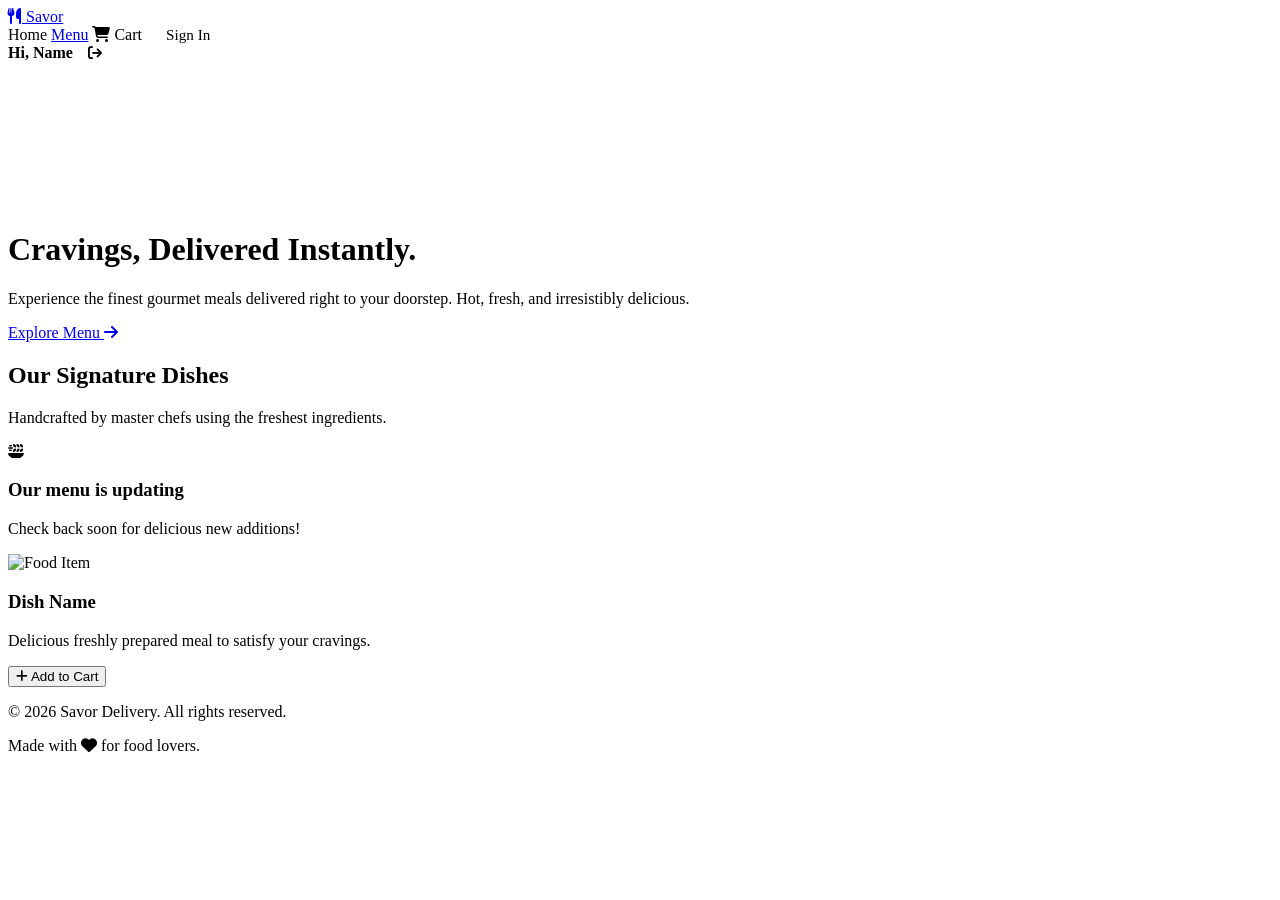
<file: src/main/resources/templates/index.html>
<!DOCTYPE html>
<html xmlns:th="http://www.thymeleaf.org">
<head>
    <meta charset="UTF-8">
    <meta name="viewport" content="width=device-width, initial-scale=1.0">
    <title>Savor | Premium Food Delivery</title>
    <!-- Google Fonts -->
    <link href="https://fonts.googleapis.com/css2?family=Outfit:wght@300;400;600;800&display=swap" rel="stylesheet">
    <link rel="stylesheet" href="https://cdnjs.cloudflare.com/ajax/libs/font-awesome/6.4.0/css/all.min.css">
    <link rel="stylesheet" th:href="@{/css/style.css}">
</head>
<body>

    <!-- NAVBAR -->
    <nav class="navbar">
        <div class="nav-container container">
            <a href="/" class="logo">
                <i class="fa-solid fa-utensils"></i> Savor
            </a>
            <div class="nav-links">
                <a th:href="@{/}">Home</a>
                <a href="#menu">Menu</a>
                <a th:href="@{/cart}" class="cart-btn">
                    <i class="fa-solid fa-cart-shopping"></i> Cart
                    <span class="cart-badge" th:if="${cartCount != null and cartCount > 0}" th:text="${cartCount}"></span>
                </a>
                <a th:if="${loggedInUser == null}" th:href="@{/login}" class="btn btn-primary" style="padding: 8px 20px; font-size: 0.95rem;">Sign In</a>
                <div th:if="${loggedInUser != null}" style="display: flex; align-items: center; gap: 15px;">
                    <span style="font-weight: 800; color: var(--primary);">Hi, <span th:text="${loggedInUser.name}">Name</span></span>
                    <a th:href="@{/logout}" style="font-size: 0.9rem; color: var(--text-muted);"><i class="fa-solid fa-arrow-right-from-bracket"></i></a>
                </div>
            </div>
        </div>
    </nav>

    <!-- HEADER / SUCCESS MESSAGES -->
    <div th:if="${successMessage != null}" class="container" style="margin-top: 100px; text-align: center;">
        <div style="background: var(--accent); color: white; padding: 15px; border-radius: 8px; font-weight: bold;">
            <i class="fa-solid fa-circle-check"></i> <span th:text="${successMessage}"></span>
        </div>
    </div>

    <!-- HERO SECTION -->
    <header class="hero" th:style="${successMessage != null ? 'margin-top: 20px; height: 75vh;' : 'height: 90vh;'}">
        <div class="hero-content container">
            <h1>Cravings, Delivered <span class="highlight">Instantly.</span></h1>
            <p>Experience the finest gourmet meals delivered right to your doorstep. Hot, fresh, and irresistibly delicious.</p>
            <a href="#menu" class="btn btn-primary">Explore Menu <i class="fa-solid fa-arrow-right"></i></a>
        </div>
        <div class="hero-overlay"></div>
    </header>

    <!-- MENU SECTION -->
    <section id="menu" class="menu-section container">
        <div class="section-title">
            <h2>Our Signature Dishes</h2>
            <p>Handcrafted by master chefs using the freshest ingredients.</p>
        </div>

        <div th:if="${#lists.isEmpty(items)}" class="empty-state">
            <i class="fa-solid fa-plate-wheat empty-icon"></i>
            <h3>Our menu is updating</h3>
            <p>Check back soon for delicious new additions!</p>
        </div>

        <div class="menu-grid" th:unless="${#lists.isEmpty(items)}">
            <div class="card" th:each="item : ${items}">
                <div class="card-img-wrapper">
                    <!-- Default to a high-quality food image if imageUrl is empty -->
                    <img th:src="${item.imageUrl != null and !item.imageUrl.isEmpty() ? item.imageUrl : 'https://images.unsplash.com/photo-1546069901-ba9599a7e63c?ixlib=rb-4.0.3&auto=format&fit=crop&w=800&q=80'}" alt="Food Item"/>
                    <div class="price-tag" th:text="'₹' + ${item.price}"></div>
                </div>
                <div class="card-body">
                    <h3 th:text="${item.name}">Dish Name</h3>
                    <p class="card-desc">Delicious freshly prepared meal to satisfy your cravings.</p>
                    <form th:action="@{/add-to-cart}" method="post">
                        <input type="hidden" name="name" th:value="${item.name}"/>
                        <input type="hidden" name="price" th:value="${item.price}"/>
                        <input type="hidden" name="imageUrl" th:value="${item.imageUrl}"/>
                        <button type="submit" class="btn btn-accent"><i class="fa-solid fa-plus"></i> Add to Cart</button>
                    </form>
                </div>
            </div>
        </div>
    </section>

    <footer>
        <div class="container footer-content">
            <p>&copy; 2026 Savor Delivery. All rights reserved.</p>
            <p class="made-with">Made with <i class="fa-solid fa-heart"></i> for food lovers.</p>
        </div>
    </footer>

</body>
</html>
</file>
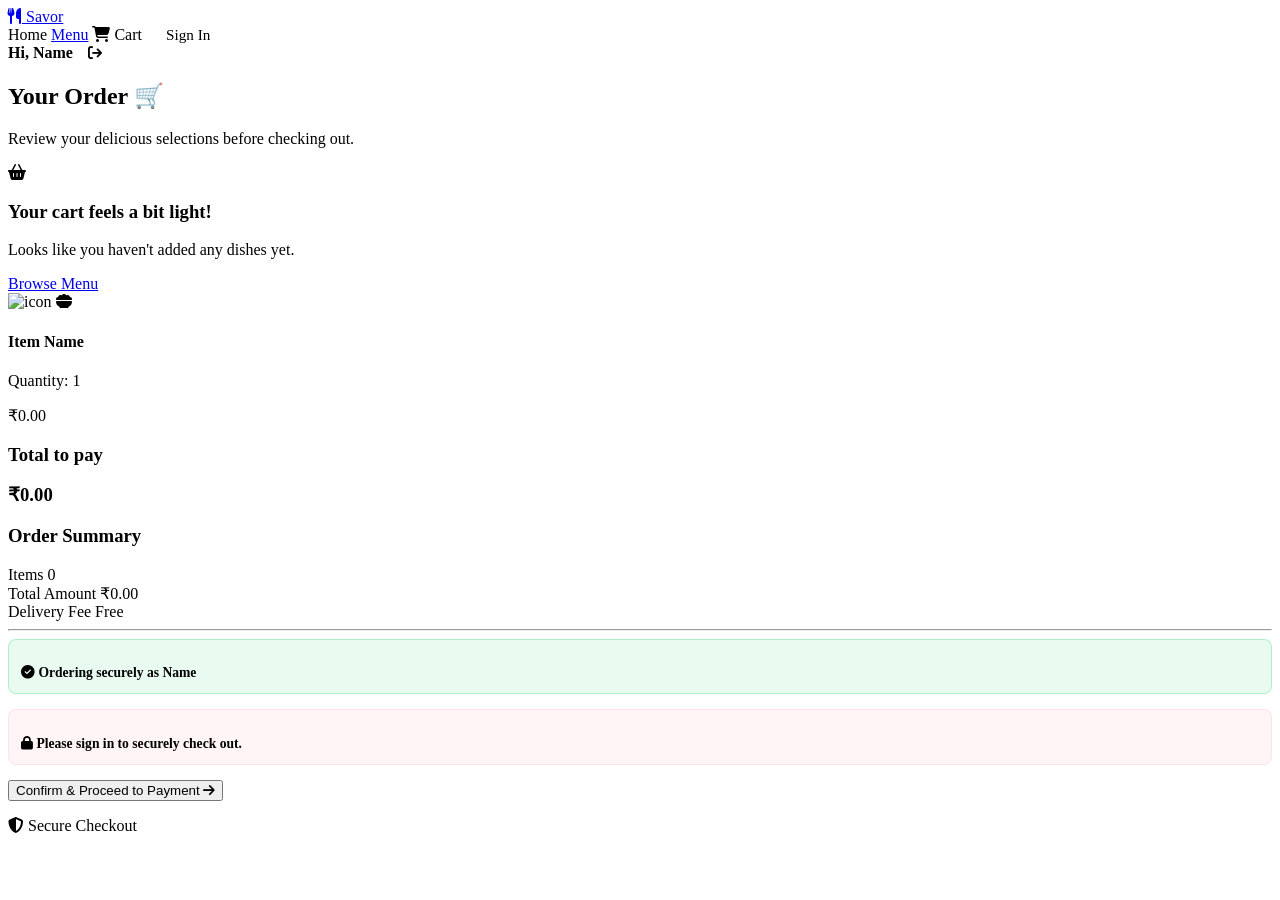
<file: src/main/resources/templates/cart.html>
<!DOCTYPE html>
<html xmlns:th="http://www.thymeleaf.org">
<head>
    <meta charset="UTF-8">
    <meta name="viewport" content="width=device-width, initial-scale=1.0">
    <title>Your Cart | Savor</title>
    <!-- Google Fonts -->
    <link href="https://fonts.googleapis.com/css2?family=Outfit:wght@300;400;600;800&display=swap" rel="stylesheet">
    <link rel="stylesheet" href="https://cdnjs.cloudflare.com/ajax/libs/font-awesome/6.4.0/css/all.min.css">
    <link rel="stylesheet" th:href="@{/css/style.css}">
</head>
<body class="bg-light">

    <!-- NAVBAR -->
    <nav class="navbar navbar-solid">
        <div class="nav-container container">
            <a href="/" class="logo">
                <i class="fa-solid fa-utensils"></i> Savor
            </a>
            <div class="nav-links">
                <a th:href="@{/}">Home</a>
                <a href="/#menu">Menu</a>
                <a th:href="@{/cart}" class="cart-btn active">
                    <i class="fa-solid fa-cart-shopping"></i> Cart
                    <span class="cart-badge" th:if="${cartCount != null and cartCount > 0}" th:text="${cartCount}"></span>
                </a>
                <a th:if="${loggedInUser == null}" th:href="@{/login}" class="btn btn-primary" style="padding: 8px 20px; font-size: 0.95rem;">Sign In</a>
                <div th:if="${loggedInUser != null}" style="display: flex; align-items: center; gap: 15px;">
                    <span style="font-weight: 800; color: var(--primary);">Hi, <span th:text="${loggedInUser.name}">Name</span></span>
                    <a th:href="@{/logout}" style="font-size: 0.9rem; color: var(--text-muted);"><i class="fa-solid fa-arrow-right-from-bracket"></i></a>
                </div>
            </div>
        </div>
    </nav>

    <!-- CART SECTION -->
    <section class="cart-section container">
        <div class="cart-header">
            <h2>Your Order 🛒</h2>
            <p>Review your delicious selections before checking out.</p>
        </div>

        <div th:if="${#lists.isEmpty(cart)}" class="empty-state">
            <div class="empty-cart-icon">
                <i class="fa-solid fa-basket-shopping"></i>
            </div>
            <h3>Your cart feels a bit light!</h3>
            <p>Looks like you haven't added any dishes yet.</p>
            <a href="/#menu" class="btn btn-primary mt-4">Browse Menu</a>
        </div>

        <div th:unless="${#lists.isEmpty(cart)}" class="cart-container">
            <div class="cart-items">
                <div class="cart-item" th:each="item : ${cart}">
                    <div class="item-details">
                        <div class="item-icon" style="overflow: hidden;">
                            <img th:if="${not #strings.isEmpty(item.imageUrl)}" th:src="${item.imageUrl}" alt="icon" style="width:100%; height:100%; object-fit:cover;" />
                            <i th:if="${#strings.isEmpty(item.imageUrl)}" class="fa-solid fa-bowl-food"></i>
                        </div>
                        <div>
                            <h4 th:text="${item.itemName}">Item Name</h4>
                            <p class="text-sm text-gray">Quantity: <span th:text="${item.quantity}">1</span></p>
                        </div>
                    </div>
                    <div class="item-price">
                        <span th:text="'₹' + ${item.price}">₹0.00</span>
                    </div>
                </div>
                
                <!-- Dynamic Total Calculation -->
                <div class="cart-total-row">
                    <h3>Total to pay</h3>
                    <h3 class="total-amount highlight" th:text="'₹' + ${total}">₹0.00</h3>
                </div>
            </div>

            <div class="cart-sidebar">
                <div class="summary-card">
                    <h3>Order Summary</h3>
                    <div class="summary-row">
                        <span>Items</span>
                        <span th:text="${cartCount}">0</span>
                    </div>
                    <div class="summary-row">
                        <span>Total Amount</span>
                        <span th:text="'₹' + ${total}">₹0.00</span>
                    </div>
                    <div class="summary-row">
                        <span>Delivery Fee</span>
                        <span>Free</span>
                    </div>
                    <hr>
                    <form action="/place-order" method="post" class="mt-4">
                        <div th:if="${loggedInUser != null}" style="margin-bottom: 15px; text-align: left; padding: 12px; background: rgba(46, 213, 115, 0.1); border-radius: 8px; border: 1px solid rgba(46, 213, 115, 0.3);">
                            <p style="font-size: 0.85rem; color: var(--accent-dark); font-weight: 600; margin-bottom: 0;">
                                <i class="fa-solid fa-circle-check"></i> Ordering securely as <span th:text="${loggedInUser.name}">Name</span>
                            </p>
                        </div>
                        <div th:if="${loggedInUser == null}" style="margin-bottom: 15px; text-align: left; padding: 12px; background: rgba(255, 71, 87, 0.05); border-radius: 8px; border: 1px solid rgba(255, 71, 87, 0.1);">
                            <p style="font-size: 0.85rem; color: var(--primary); font-weight: 600; margin-bottom: 0;">
                                <i class="fa-solid fa-lock"></i> Please sign in to securely check out.
                            </p>
                        </div>
                        <button type="submit" class="btn btn-primary btn-block">Confirm & Proceed to Payment <i class="fa-solid fa-arrow-right"></i></button>
                    </form>
                    <p class="secure-checkout"><i class="fa-solid fa-shield-halved"></i> Secure Checkout</p>
                </div>
            </div>
        </div>
    </section>

</body>
</html>
</file>
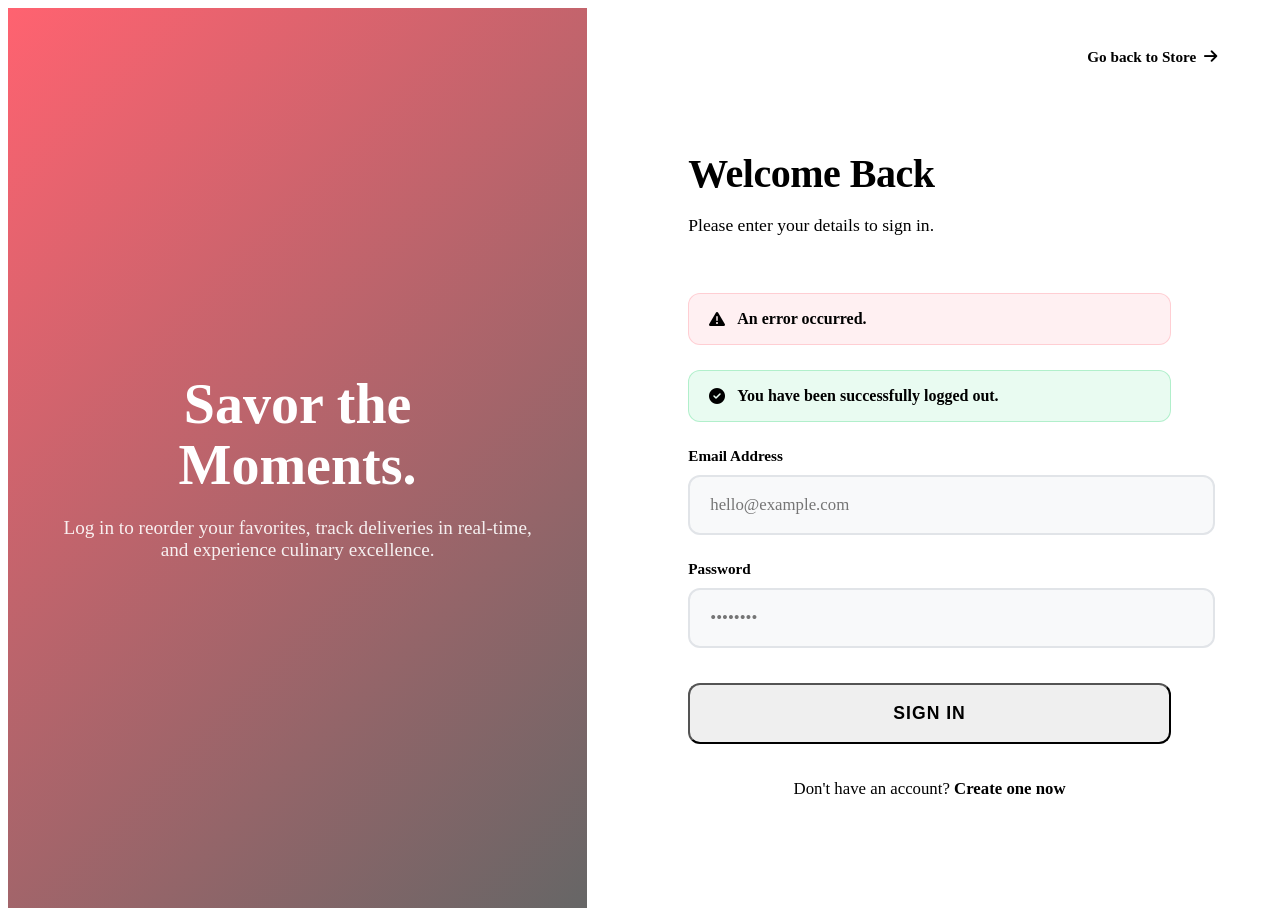
<file: src/main/resources/templates/login.html>
<!DOCTYPE html>
<html xmlns:th="http://www.thymeleaf.org">
<head>
    <meta charset="UTF-8">
    <meta name="viewport" content="width=device-width, initial-scale=1.0">
    <title>Sign In | Savor</title>
    <!-- Google Fonts -->
    <link href="https://fonts.googleapis.com/css2?family=Outfit:wght@300;400;600;800&display=swap" rel="stylesheet">
    <link rel="stylesheet" href="https://cdnjs.cloudflare.com/ajax/libs/font-awesome/6.4.0/css/all.min.css">
    <link rel="stylesheet" th:href="@{/css/style.css}">
    <style>
        .auth-wrapper { display: flex; min-height: 100vh; background: var(--white); }
        .auth-image { flex: 1.2; background: url('https://images.unsplash.com/photo-1555939594-58d7cb561ad1?ixlib=rb-4.0.3&auto=format&fit=crop&w=1920&q=80') center/cover no-repeat; position: relative; }
        .auth-image-overlay { position: absolute; inset: 0; background: linear-gradient(135deg, rgba(255,71,87,0.85), rgba(0,0,0,0.6)); display: flex; align-items: center; justify-content: center; padding: 40px; }
        .auth-quote { color: white; max-width: 500px; text-align: center; }
        .auth-quote h1 { font-size: 3.5rem; margin-bottom: 20px; line-height: 1.1; }
        .auth-quote p { font-size: 1.2rem; font-weight: 300; opacity: 0.9; }
        
        .auth-form-container { flex: 1; display: flex; flex-direction: column; justify-content: center; padding: 40px 8%; background: var(--white); max-width: 700px; position: relative; }
        
        .back-home { position: absolute; top: 40px; right: 8%; color: var(--text-muted); text-decoration: none; font-weight: 600; font-size: 0.95rem; transition: color 0.3s; display: flex; align-items: center; gap: 8px; }
        .back-home:hover { color: var(--dark); }
        
        .auth-header { margin-bottom: 40px; }
        .auth-header h2 { font-size: 2.5rem; color: var(--dark); margin-bottom: 10px; letter-spacing: -0.5px; }
        .auth-header p { color: var(--text-muted); font-size: 1.1rem; }
        
        .form-group { margin-bottom: 25px; }
        .form-group label { display: block; margin-bottom: 10px; font-weight: 600; color: var(--dark); font-size: 0.95rem; }
        .form-control { width: 100%; padding: 18px 20px; border: 2px solid #e1e4e8; border-radius: 12px; font-size: 1.05rem; font-family: var(--font-sans); transition: all 0.3s; background: #f8f9fa; color: var(--dark); }
        .form-control:focus { outline: none; border-color: var(--primary); background: var(--white); box-shadow: 0 0 0 4px rgba(255,71,87,0.1); }
        
        .btn-auth { width: 100%; padding: 18px; font-size: 1.1rem; font-weight: 800; border-radius: 12px; margin-top: 10px; text-transform: uppercase; letter-spacing: 1px; }
        
        .auth-links { margin-top: 35px; text-align: center; font-size: 1.05rem; color: var(--text-muted); }
        .auth-links a { color: var(--primary); font-weight: 800; text-decoration: none; transition: color 0.3s; }
        .auth-links a:hover { color: var(--primary-dark); text-decoration: underline; }
        
        .error-box { background: rgba(255,71,87,0.08); color: var(--primary-dark); padding: 16px 20px; border-radius: 12px; margin-bottom: 25px; font-weight: 600; display: flex; align-items: center; gap: 12px; border: 1px solid rgba(255,71,87,0.2); }
        
        @media (max-width: 992px) {
            .auth-image { display: none; }
            .auth-form-container { max-width: 100%; padding: 40px 5%; }
            .back-home { top: 20px; right: 5%; }
        }
    </style>
</head>
<body>

    <div class="auth-wrapper">
        <div class="auth-image">
            <div class="auth-image-overlay">
                <div class="auth-quote">
                    <h1>Savor the <br> Moments.</h1>
                    <p>Log in to reorder your favorites, track deliveries in real-time, and experience culinary excellence.</p>
                </div>
            </div>
        </div>
        
        <div class="auth-form-container">
            <a href="/" class="back-home">Go back to Store <i class="fa-solid fa-arrow-right"></i></a>
            
            <div class="auth-header">
                <h2>Welcome Back</h2>
                <p>Please enter your details to sign in.</p>
            </div>
            
            <div th:if="${error != null}" class="error-box">
                <i class="fa-solid fa-triangle-exclamation"></i>
                <span th:text="${error}">An error occurred.</span>
            </div>
            
            <div th:if="${param.logout}" class="error-box" style="background: rgba(46, 213, 115, 0.1); color: var(--accent-dark); border-color: rgba(46, 213, 115, 0.3);">
                <i class="fa-solid fa-check-circle"></i>
                <span>You have been successfully logged out.</span>
            </div>

            <form action="/login" method="post">
                <div class="form-group">
                    <label>Email Address</label>
                    <input type="email" name="email" class="form-control" placeholder="hello@example.com" required>
                </div>
                
                <div class="form-group">
                    <label>Password</label>
                    <input type="password" name="password" class="form-control" placeholder="••••••••" required>
                </div>
                
                <button type="submit" class="btn btn-primary btn-auth">Sign In</button>
            </form>
            
            <div class="auth-links">
                Don't have an account? <a th:href="@{/signup}">Create one now</a>
            </div>
        </div>
    </div>

</body>
</html>
</file>
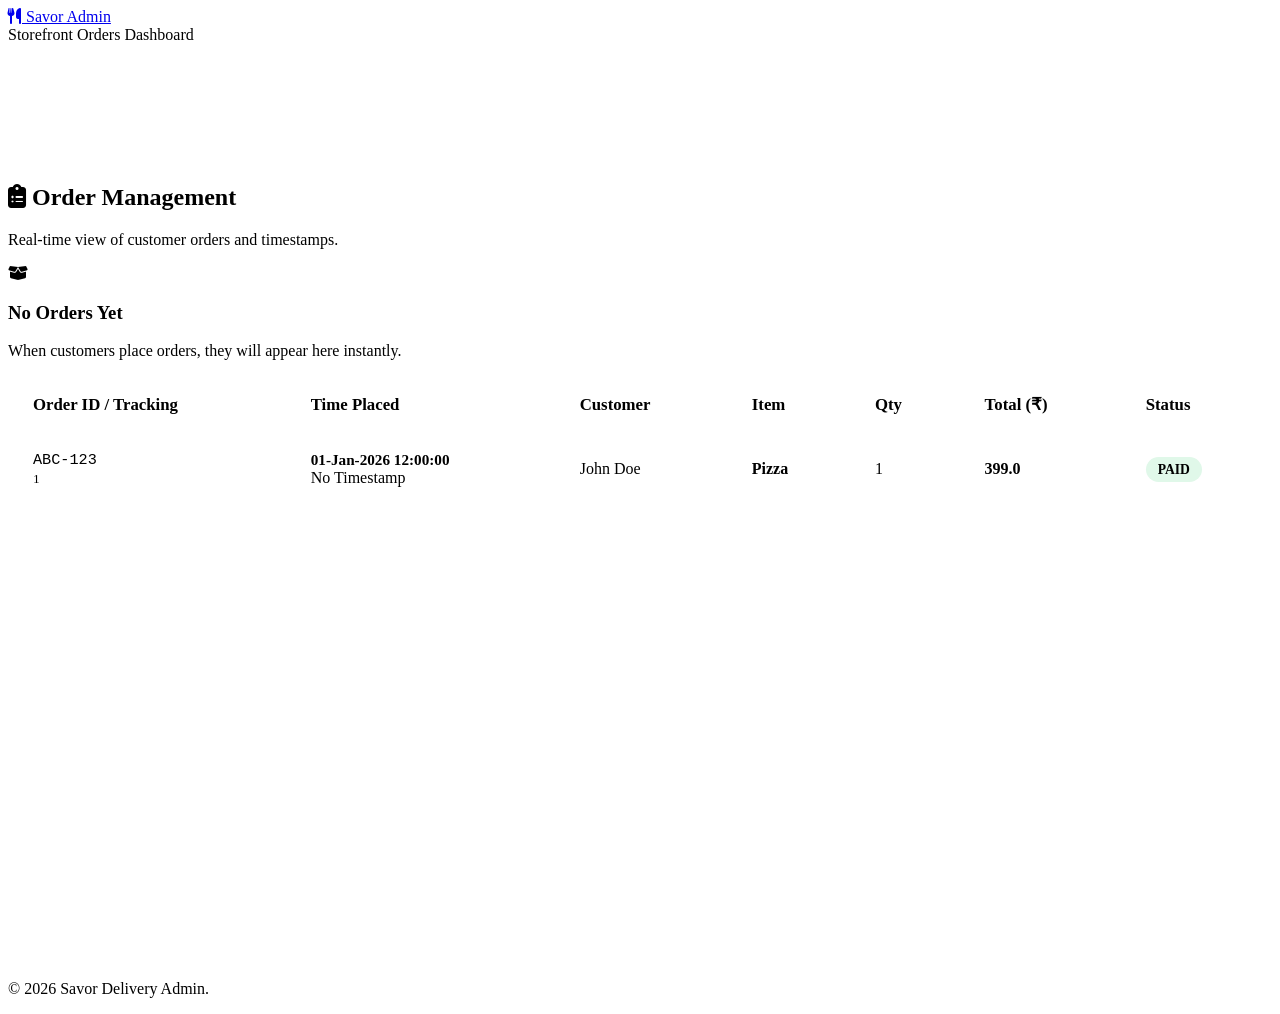
<file: src/main/resources/templates/orders.html>
<!DOCTYPE html>
<html xmlns:th="http://www.thymeleaf.org">
<head>
    <meta charset="UTF-8">
    <meta name="viewport" content="width=device-width, initial-scale=1.0">
    <title>Savor | Admin Orders Dashboard</title>
    <!-- Google Fonts -->
    <link href="https://fonts.googleapis.com/css2?family=Outfit:wght@300;400;600;800&display=swap" rel="stylesheet">
    <link rel="stylesheet" href="https://cdnjs.cloudflare.com/ajax/libs/font-awesome/6.4.0/css/all.min.css">
    <link rel="stylesheet" th:href="@{/css/style.css}">
    <style>
        .admin-section { padding: 120px 0 80px; min-height: 80vh; }
        .table-card { background: var(--white); border-radius: var(--radius-lg); box-shadow: var(--shadow-sm); overflow: hidden; }
        .orders-table { width: 100%; border-collapse: collapse; }
        .orders-table th, .orders-table td { padding: 18px 25px; text-align: left; }
        .orders-table th { background: var(--light); color: var(--text-main); font-weight: 800; font-size: 1.05rem; }
        .orders-table tr { border-bottom: 1px solid var(--light); transition: background 0.2s; }
        .orders-table tr:last-child { border-bottom: none; }
        .orders-table tr:hover { background: #fdfdfd; }
        .status-badge { padding: 5px 12px; border-radius: 20px; font-size: 0.85rem; font-weight: 800; }
        .status-paid { background: #e0f8e9; color: var(--accent-dark); }
        .order-id { font-family: monospace; font-size: 0.95rem; color: var(--text-muted); }
        .time-placed { color: var(--primary); font-weight: 600; font-size: 0.95rem; }
    </style>
</head>
<body class="bg-light">

    <!-- NAVBAR -->
    <nav class="navbar navbar-solid">
        <div class="nav-container container">
            <a href="/" class="logo">
                <i class="fa-solid fa-utensils"></i> Savor Admin
            </a>
            <div class="nav-links">
                <a th:href="@{/}">Storefront</a>
                <a th:href="@{/admin/orders}" class="active">Orders Dashboard</a>
            </div>
        </div>
    </nav>

    <!-- ADMIN PANEL -->
    <section class="admin-section container">
        <div class="cart-header">
            <h2><i class="fa-solid fa-clipboard-list"></i> Order Management</h2>
            <p>Real-time view of customer orders and timestamps.</p>
        </div>

        <div th:if="${#lists.isEmpty(orders)}" class="empty-state">
            <i class="fa-solid fa-box-open empty-icon"></i>
            <h3>No Orders Yet</h3>
            <p>When customers place orders, they will appear here instantly.</p>
        </div>

        <div class="table-card" th:unless="${#lists.isEmpty(orders)}">
            <table class="orders-table">
                <thead>
                    <tr>
                        <th>Order ID / Tracking</th>
                        <th>Time Placed</th>
                        <th>Customer</th>
                        <th>Item</th>
                        <th>Qty</th>
                        <th>Total (₹)</th>
                        <th>Status</th>
                    </tr>
                </thead>
                <tbody>
                    <tr th:each="order : ${orders}">
                        <td>
                            <div class="order-id" th:text="${order.trackingId}">ABC-123</div>
                            <small class="text-muted" th:text="'DB ID: ' + ${order.id}">1</small>
                        </td>
                        <td>
                            <div class="time-placed" th:if="${order.orderTime != null}" 
                                 th:text="${#temporals.format(order.orderTime, 'dd-MMM-yyyy HH:mm:ss')}">
                                01-Jan-2026 12:00:00
                            </div>
                            <div class="text-muted" th:unless="${order.orderTime != null}">No Timestamp</div>
                        </td>
                        <td th:text="${order.customerName}">John Doe</td>
                        <td style="font-weight: 600; color: var(--dark);" th:text="${order.itemName}">Pizza</td>
                        <td th:text="${order.quantity}">1</td>
                        <td style="font-weight: 800;" th:text="${order.price * order.quantity}">399.0</td>
                        <td>
                            <span class="status-badge status-paid" th:text="${order.orderStatus}">PAID</span>
                        </td>
                    </tr>
                </tbody>
            </table>
        </div>
    </section>

    <footer>
        <div class="container footer-content">
            <p>&copy; 2026 Savor Delivery Admin.</p>
        </div>
    </footer>

</body>
</html>
</file>
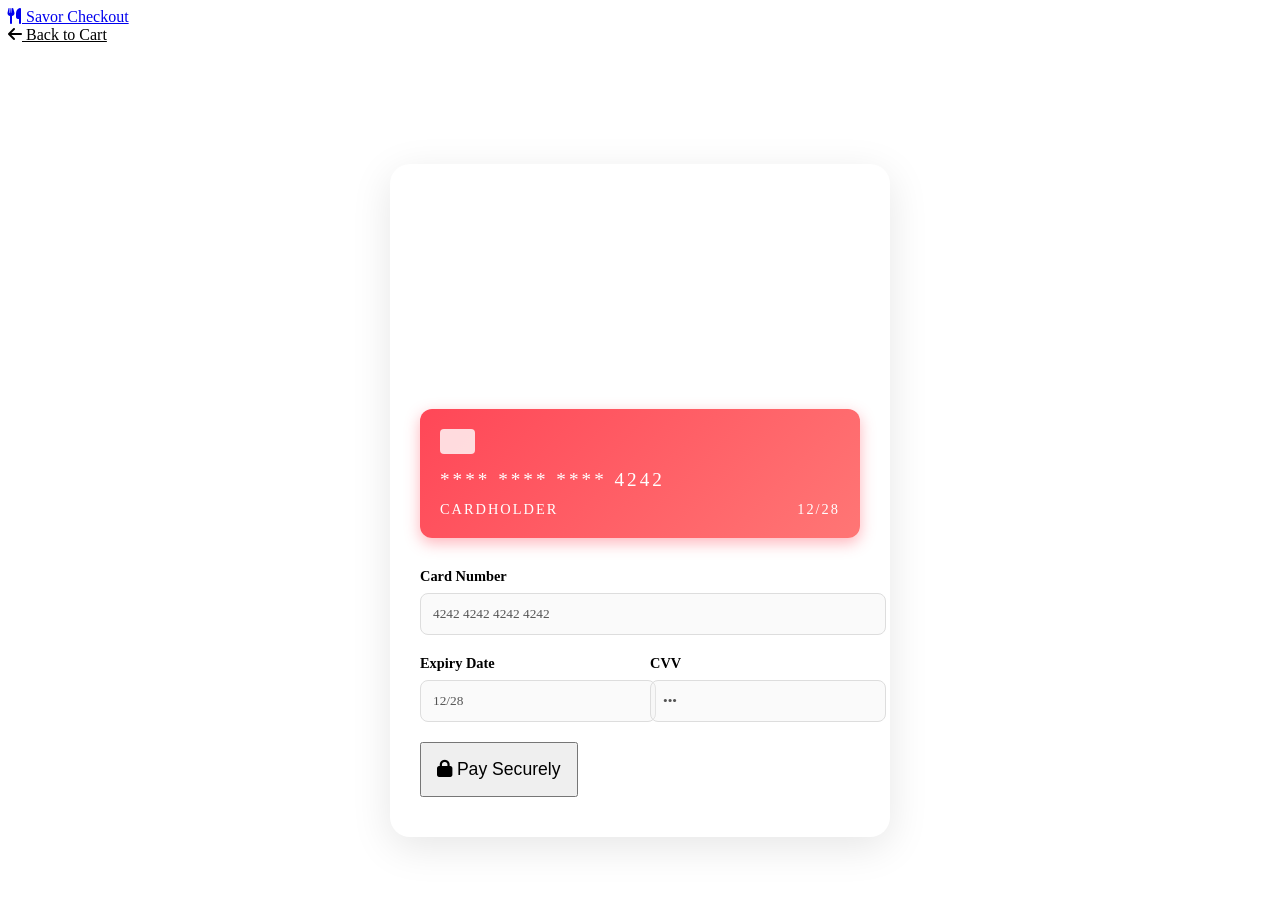
<file: src/main/resources/templates/payment.html>
<!DOCTYPE html>
<html xmlns:th="http://www.thymeleaf.org">
<head>
    <meta charset="UTF-8">
    <meta name="viewport" content="width=device-width, initial-scale=1.0">
    <title>Secure Payment | Savor</title>
    <link href="https://fonts.googleapis.com/css2?family=Outfit:wght@300;400;600;800&display=swap" rel="stylesheet">
    <link rel="stylesheet" href="https://cdnjs.cloudflare.com/ajax/libs/font-awesome/6.4.0/css/all.min.css">
    <link rel="stylesheet" th:href="@{/css/style.css}">
    <style>
        .payment-container {
            max-width: 500px;
            margin: 120px auto 50px;
            background: white;
            border-radius: 20px;
            box-shadow: 0 10px 40px rgba(0,0,0,0.1);
            overflow: hidden;
        }
        .payment-header {
            background: var(--dark);
            color: white;
            padding: 30px;
            text-align: center;
        }
        .payment-header h2 { font-size: 1.8rem; margin-bottom: 5px; }
        .payment-amount { font-size: 2.5rem; font-weight: 800; color: var(--accent); }
        .payment-body { padding: 40px 30px; }
        .payment-card-mockup {
            background: linear-gradient(135deg, #FF4757, #FF7675);
            border-radius: 12px;
            padding: 20px;
            color: white;
            margin-bottom: 30px;
            box-shadow: 0 5px 15px rgba(255, 71, 87, 0.4);
        }
        .card-chip { width: 35px; height: 25px; background: rgba(255,255,255,0.8); border-radius: 4px; margin-bottom: 15px; }
        .card-details { display: flex; justify-content: space-between; font-size: 0.9rem; letter-spacing: 2px;}
        .form-group { margin-bottom: 20px; }
        .form-group label { display: block; font-size: 0.9rem; color: var(--text-muted); margin-bottom: 8px; font-weight: 600;}
        .form-group input { width: 100%; padding: 12px; border: 1px solid #ddd; border-radius: 8px; font-family: var(--font-sans); }
        .payment-loader { display: none; text-align: center; margin-top: 20px; }
    </style>
</head>
<body class="bg-light">

    <!-- NAVBAR -->
    <nav class="navbar navbar-solid">
        <div class="nav-container container">
            <a href="/" class="logo">
                <i class="fa-solid fa-utensils"></i> Savor Checkout
            </a>
            <div class="nav-links">
                <a href="/cart" style="color: var(--text-muted);"><i class="fa-solid fa-arrow-left"></i> Back to Cart</a>
            </div>
        </div>
    </nav>

    <!-- PAYMENT SECTION -->
    <div class="payment-container">
        <div class="payment-header">
            <h2>Total Due</h2>
            <div class="payment-amount" th:text="'₹' + ${amount}">₹0.00</div>
            <p style="opacity: 0.8; font-size: 0.9rem; margin-top: 5px;">Order ID: <span th:text="${#strings.substring(orderId,0,8)}"></span>...</p>
        </div>

        <div class="payment-body">
            <div class="payment-card-mockup">
                <div class="card-chip"></div>
                <div style="font-size: 1.2rem; margin-bottom: 10px; letter-spacing: 3px;">**** **** **** 4242</div>
                <div class="card-details">
                    <span th:text="${customerName}">CARDHOLDER</span>
                    <span>12/28</span>
                </div>
            </div>

            <form id="paymentForm" action="/process-payment" method="post">
                <input type="hidden" name="orderId" th:value="${orderId}" />
                <input type="hidden" name="customerName" th:value="${customerName}" />
                
                <div class="form-group">
                    <label>Card Number</label>
                    <input type="text" placeholder="**** **** **** ****" value="4242 4242 4242 4242" disabled>
                </div>
                
                <div style="display: flex; gap: 20px;">
                    <div class="form-group" style="flex: 1;">
                        <label>Expiry Date</label>
                        <input type="text" placeholder="MM/YY" value="12/28" disabled>
                    </div>
                    <div class="form-group" style="flex: 1;">
                        <label>CVV</label>
                        <input type="password" placeholder="***" value="123" disabled>
                    </div>
                </div>

                <button type="button" onclick="simulatePayment()" class="btn btn-primary btn-block" style="padding: 15px; font-size: 1.1rem;">
                    <i class="fa-solid fa-lock"></i> Pay Securely
                </button>
                
                <div class="payment-loader" id="loader">
                    <i class="fa-solid fa-circle-notch fa-spin fa-2x" style="color: var(--accent);"></i>
                    <p style="margin-top: 10px; font-weight: 600;">Processing transaction...</p>
                </div>
            </form>
        </div>
    </div>

    <script>
        function simulatePayment() {
            document.querySelector("button").style.display = 'none';
            document.getElementById("loader").style.display = 'block';
            
            // Simulate 2 second network delay for realistic mock gateway
            setTimeout(() => {
                document.getElementById("paymentForm").submit();
            }, 2000);
        }
    </script>
</body>
</html>
</file>
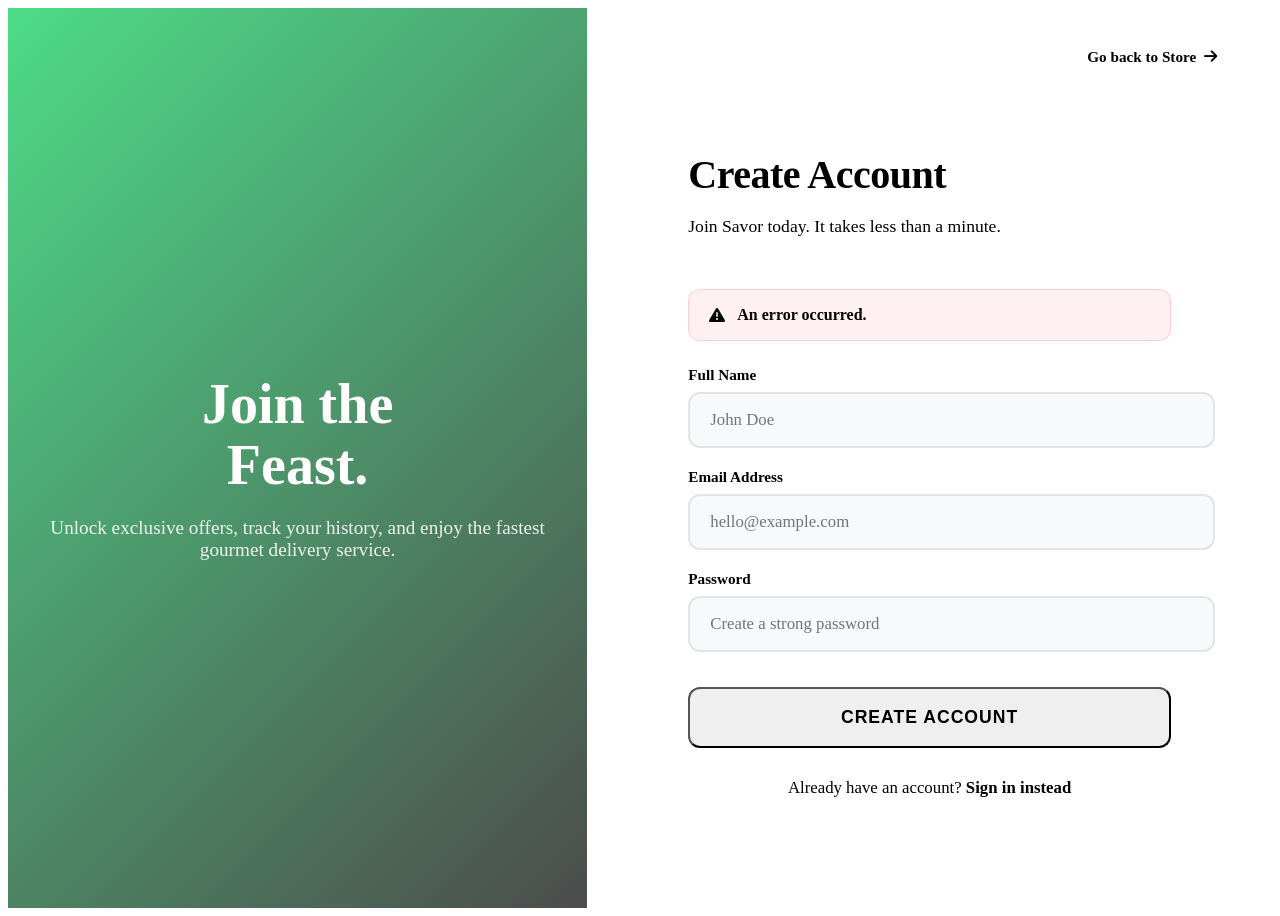
<file: src/main/resources/templates/signup.html>
<!DOCTYPE html>
<html xmlns:th="http://www.thymeleaf.org">
<head>
    <meta charset="UTF-8">
    <meta name="viewport" content="width=device-width, initial-scale=1.0">
    <title>Create Account | Savor</title>
    <!-- Google Fonts -->
    <link href="https://fonts.googleapis.com/css2?family=Outfit:wght@300;400;600;800&display=swap" rel="stylesheet">
    <link rel="stylesheet" href="https://cdnjs.cloudflare.com/ajax/libs/font-awesome/6.4.0/css/all.min.css">
    <link rel="stylesheet" th:href="@{/css/style.css}">
    <style>
        .auth-wrapper { display: flex; min-height: 100vh; background: var(--white); }
        .auth-image { flex: 1.2; background: url('https://images.unsplash.com/photo-1544025162-8315ea07fcc2?ixlib=rb-4.0.3&auto=format&fit=crop&w=1920&q=80') center/cover no-repeat; position: relative; }
        .auth-image-overlay { position: absolute; inset: 0; background: linear-gradient(135deg, rgba(46, 213, 115, 0.85), rgba(0,0,0,0.7)); display: flex; align-items: center; justify-content: center; padding: 40px; }
        .auth-quote { color: white; max-width: 500px; text-align: center; }
        .auth-quote h1 { font-size: 3.5rem; margin-bottom: 20px; line-height: 1.1; }
        .auth-quote p { font-size: 1.2rem; font-weight: 300; opacity: 0.9; }
        
        .auth-form-container { flex: 1; display: flex; flex-direction: column; justify-content: center; padding: 40px 8%; background: var(--white); max-width: 700px; position: relative; }
        
        .back-home { position: absolute; top: 40px; right: 8%; color: var(--text-muted); text-decoration: none; font-weight: 600; font-size: 0.95rem; transition: color 0.3s; display: flex; align-items: center; gap: 8px; }
        .back-home:hover { color: var(--dark); }
        
        .auth-header { margin-bottom: 35px; }
        .auth-header h2 { font-size: 2.5rem; color: var(--dark); margin-bottom: 10px; letter-spacing: -0.5px; }
        .auth-header p { color: var(--text-muted); font-size: 1.1rem; }
        
        .form-group { margin-bottom: 20px; }
        .form-group label { display: block; margin-bottom: 8px; font-weight: 600; color: var(--dark); font-size: 0.95rem; }
        .form-control { width: 100%; padding: 16px 20px; border: 2px solid #e1e4e8; border-radius: 12px; font-size: 1.05rem; font-family: var(--font-sans); transition: all 0.3s; background: #f8f9fa; color: var(--dark); }
        .form-control:focus { outline: none; border-color: var(--accent); background: var(--white); box-shadow: 0 0 0 4px rgba(46, 213, 115, 0.1); }
        
        .btn-auth { width: 100%; padding: 18px; font-size: 1.1rem; font-weight: 800; border-radius: 12px; margin-top: 15px; text-transform: uppercase; letter-spacing: 1px; }
        
        .auth-links { margin-top: 30px; text-align: center; font-size: 1.05rem; color: var(--text-muted); }
        .auth-links a { color: var(--accent-dark); font-weight: 800; text-decoration: none; transition: color 0.3s; }
        .auth-links a:hover { text-decoration: underline; color: #1e8e4a; }
        
        .error-box { background: rgba(255,71,87,0.08); color: var(--primary-dark); padding: 16px 20px; border-radius: 12px; margin-bottom: 25px; font-weight: 600; display: flex; align-items: center; gap: 12px; border: 1px solid rgba(255,71,87,0.2); }
        
        @media (max-width: 992px) {
            .auth-image { display: none; }
            .auth-form-container { max-width: 100%; padding: 40px 5%; }
            .back-home { top: 20px; right: 5%; }
        }
    </style>
</head>
<body>

    <div class="auth-wrapper">
        <div class="auth-image">
            <div class="auth-image-overlay">
                <div class="auth-quote">
                    <h1>Join the <br> Feast.</h1>
                    <p>Unlock exclusive offers, track your history, and enjoy the fastest gourmet delivery service.</p>
                </div>
            </div>
        </div>
        
        <div class="auth-form-container">
            <a href="/" class="back-home">Go back to Store <i class="fa-solid fa-arrow-right"></i></a>
            
            <div class="auth-header">
                <h2>Create Account</h2>
                <p>Join Savor today. It takes less than a minute.</p>
            </div>
            
            <div th:if="${error != null}" class="error-box">
                <i class="fa-solid fa-triangle-exclamation"></i>
                <span th:text="${error}">An error occurred.</span>
            </div>

            <form action="/signup" method="post">
                <div class="form-group">
                    <label>Full Name</label>
                    <input type="text" name="name" class="form-control" placeholder="John Doe" required>
                </div>
                
                <div class="form-group">
                    <label>Email Address</label>
                    <input type="email" name="email" class="form-control" placeholder="hello@example.com" required>
                </div>
                
                <div class="form-group">
                    <label>Password</label>
                    <input type="password" name="password" class="form-control" placeholder="Create a strong password" required minlength="6">
                </div>
                
                <button type="submit" class="btn btn-accent btn-auth">Create Account</button>
            </form>
            
            <div class="auth-links">
                Already have an account? <a th:href="@{/login}">Sign in instead</a>
            </div>
        </div>
    </div>

</body>
</html>
</file>
